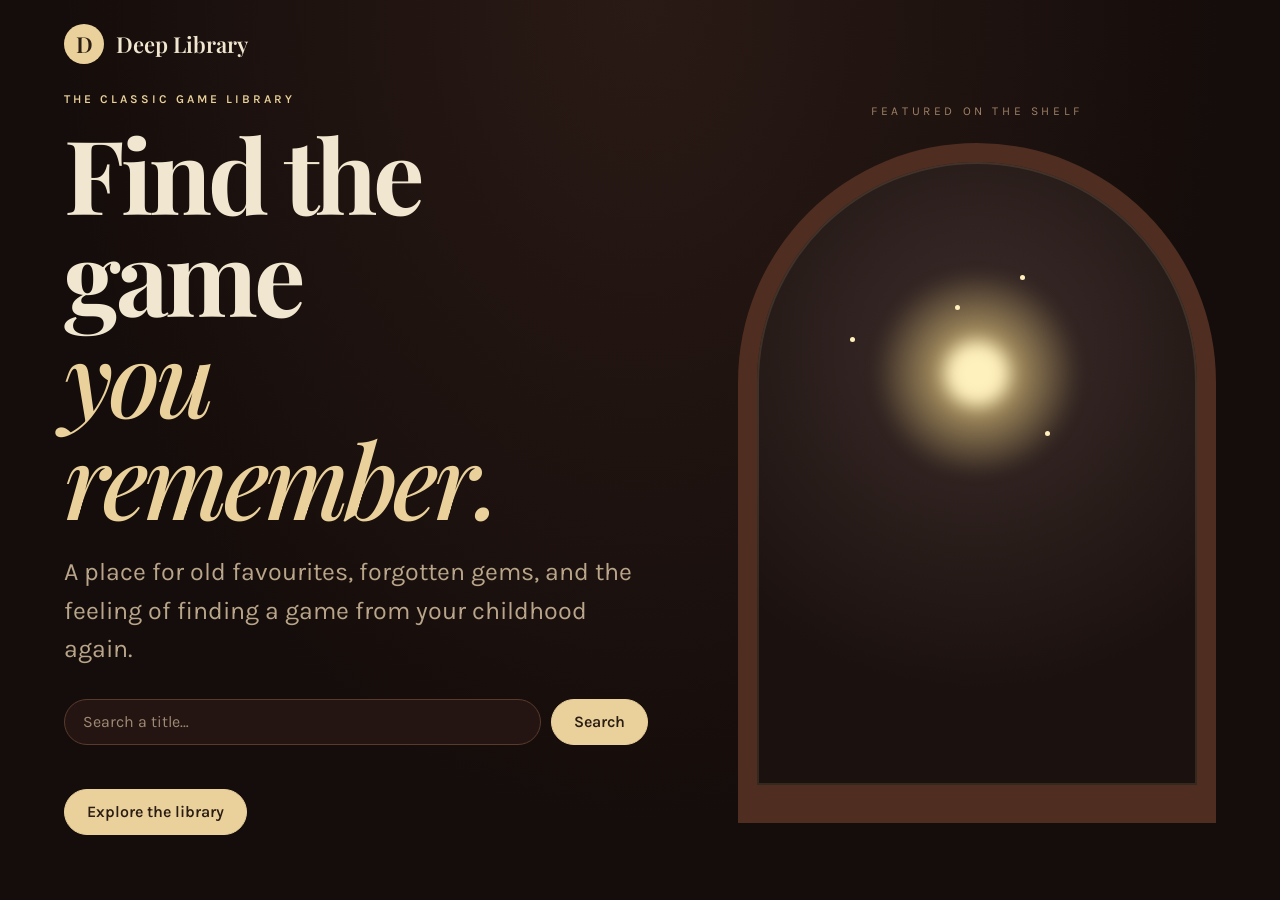
<file: index.html>
<!doctype html>
<html lang="en">
<head>
  <meta charset="utf-8">
  <meta name="viewport" content="width=device-width, initial-scale=1">
  <meta name="description" content="Deep Library is a classic video game discovery and information library.">
  <title>Deep Library</title>
  <link rel="preconnect" href="https://fonts.googleapis.com">
  <link rel="preconnect" href="https://fonts.gstatic.com" crossorigin>
  <link href="https://fonts.googleapis.com/css2?family=Karla:wght@400;600&family=Playfair+Display:ital,wght@0,600;1,500&display=swap" rel="stylesheet">
  <link rel="stylesheet" href="styles.css">
</head>
<body>
  <div id="app" aria-live="polite"></div>
  <script src="app.js"></script>
</body>
</html>
</file>
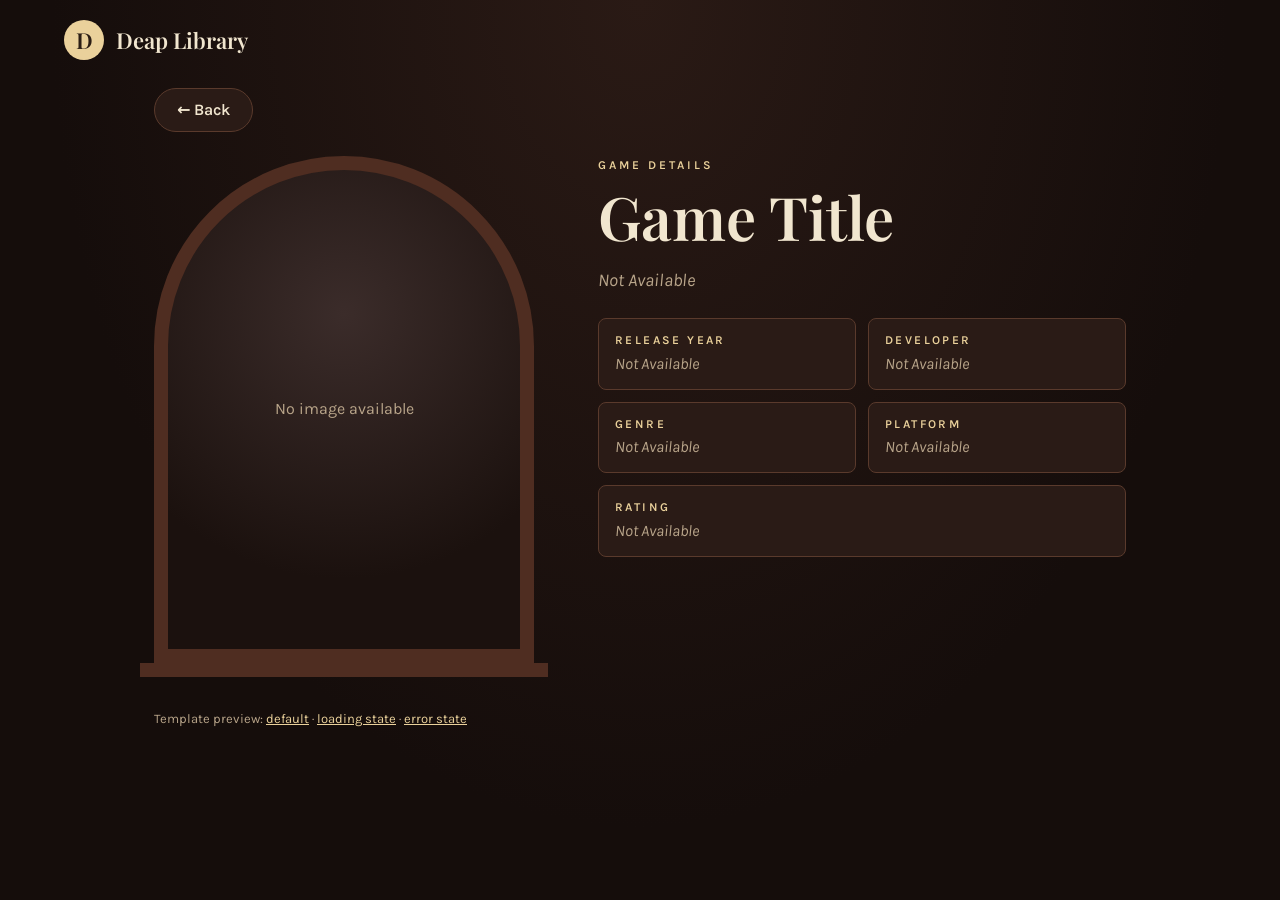
<file: docs/design/Deap Library _ Game details (template).html>
<!DOCTYPE html>
<html lang="en">
<head>
<meta charset="utf-8">
<meta name="viewport" content="width=device-width, initial-scale=1, viewport-fit=cover">
<title>Deap Library / Game details (template)</title>
<link rel="stylesheet" href="https://fonts.googleapis.com/css2?family=Playfair+Display:ital,wght@0,600;1,500&family=Karla:wght@400;600&display=swap">
<style>
:root{--bg:#150d0b;--cream:#f1e6cf;--gold:#ead19b;--muted:#b9a58a;--wood:#4f2d21;--panel:#2a1b16;--line:#5a3a2c;box-sizing:border-box;padding-top:env(safe-area-inset-top,0px);padding-bottom:env(safe-area-inset-bottom,0px)}
html{scroll-padding-top:env(safe-area-inset-top,0px)}
*{box-sizing:border-box}
body{margin:0;min-height:100vh;background:radial-gradient(ellipse at 50% 0,#2a1a15,var(--bg) 65%);color:var(--cream);font-family:Karla,system-ui,sans-serif;line-height:1.55}
button,a{font:inherit}
:focus-visible{outline:3px solid var(--gold);outline-offset:3px;border-radius:6px}
header{display:flex;align-items:center;padding:20px clamp(16px,5vw,64px)}
.logo{display:flex;align-items:center;gap:12px;color:var(--cream);text-decoration:none;font-family:'Playfair Display',Georgia,serif;font-weight:600;font-size:22px}
.logo i{width:40px;height:40px;border-radius:50%;background:var(--gold);color:#2a1d14;display:grid;place-items:center;font-style:normal}
main{max-width:1100px;margin:0 auto;padding:8px clamp(16px,5vw,64px) 64px}
.eyebrow{color:var(--gold);letter-spacing:.25em;font-size:12px;font-weight:600;text-transform:uppercase}
h1{font-family:'Playfair Display',Georgia,serif;font-weight:600;font-size:clamp(32px,6vw,60px);line-height:1.1;margin:8px 0 12px;overflow-wrap:anywhere}
.btn{display:inline-flex;align-items:center;min-height:44px;padding:0 22px;border-radius:999px;border:1px solid var(--line);background:var(--panel);color:var(--cream);font-weight:600;cursor:pointer;text-decoration:none}
.btn:hover{border-color:var(--gold)}
.btn.gold{background:var(--gold);color:#2a1d14;border-color:var(--gold)}
.detail{display:grid;grid-template-columns:minmax(0,380px) minmax(0,1fr);gap:clamp(24px,5vw,64px);align-items:start;margin-top:24px}
.arch{border:14px solid var(--wood);border-radius:999px 999px 0 0;background:radial-gradient(circle at 50% 30%,#3b2c2a,#1b110e 70%);aspect-ratio:3/4;overflow:hidden;display:grid;place-items:center}
.arch img{width:100%;height:100%;object-fit:cover;display:block}
.none{padding:24px;text-align:center;color:var(--muted)}
.sill{height:14px;background:var(--wood);margin:0 -14px}
dl{display:grid;grid-template-columns:repeat(2,minmax(0,1fr));gap:12px;margin:24px 0}
dl div{background:var(--panel);border:1px solid var(--line);border-radius:8px;padding:12px 16px;min-width:0}
dt{color:var(--gold);font-size:12px;letter-spacing:.2em;text-transform:uppercase;font-weight:600}
dd{margin:2px 0 0;overflow-wrap:anywhere}
.na{color:var(--muted);font-style:italic}
.about{font-size:18px;max-width:60ch}
.bar{height:8px;border-radius:99px;background:#1b110e;margin-top:8px;overflow:hidden}.bar i{display:block;height:100%;background:var(--gold)}
.state{text-align:center;padding:64px 16px;border:1px dashed var(--line);border-radius:12px;margin-top:24px}
.spin{width:36px;height:36px;border-radius:50%;border:4px solid var(--line);border-top-color:var(--gold);margin:0 auto 16px;animation:s 1s linear infinite}
@keyframes s{to{transform:rotate(360deg)}}
.hint{margin-top:32px;color:var(--muted);font-size:13px}
.hint a{color:var(--gold)}
@media (max-width:760px){.detail{grid-template-columns:1fr}.arch{max-width:320px;margin:0 auto}.sill{max-width:348px;margin:0 auto}dl{grid-template-columns:1fr}}
@media (prefers-reduced-motion:reduce){.spin{animation:none}}
</style>
</head>
<body>
<header><a class="logo" href="#"><i aria-hidden="true">D</i>Deap Library</a></header>
<main>
 <button class="btn" id="bk" type="button">← Back</button>

 <!-- Default: the page itself, with every field empty -->
 <article class="detail" id="page">
  <div><div class="arch"><div class="none">No image available</div></div><div class="sill"></div></div>
  <div>
   <div class="eyebrow">Game details</div>
   <h1>Game Title</h1>
   <p class="about"><span class="na">Not Available</span></p>
   <dl>
    <div><dt>Release year</dt><dd><span class="na">Not Available</span></dd></div>
    <div><dt>Developer</dt><dd><span class="na">Not Available</span></dd></div>
    <div><dt>Genre</dt><dd><span class="na">Not Available</span></dd></div>
    <div><dt>Platform</dt><dd><span class="na">Not Available</span></dd></div>
    <div style="grid-column:1/-1"><dt>Rating</dt><dd><span class="na">Not Available</span></dd></div>
   </dl>
  </div>
 </article>

 <!-- Loading and error states -->
 <div class="state" id="loading" role="status" hidden><div class="spin"></div>Loading game details…</div>
 <div class="state" id="error" role="alert" hidden><h1>Something went wrong</h1><p>We couldn’t load this game.</p><button class="btn gold" id="retry" type="button">Try again</button></div>

 <p class="hint">Template preview: <a href="#">default</a> · <a href="#loading">loading state</a> · <a href="#error">error state</a></p>
</main>
<script>
const $=id=>document.getElementById(id);
function show(){const h=location.hash.slice(1);
 $('page').hidden=h==='loading'||h==='error';$('loading').hidden=h!=='loading';$('error').hidden=h!=='error'}
$('bk').onclick=()=>history.length>1?history.back():(location.hash='');
$('retry').onclick=()=>{location.hash='loading';setTimeout(()=>location.hash='',1200)};
addEventListener('hashchange',show);show();
</script>
</body>
</html>
</file>
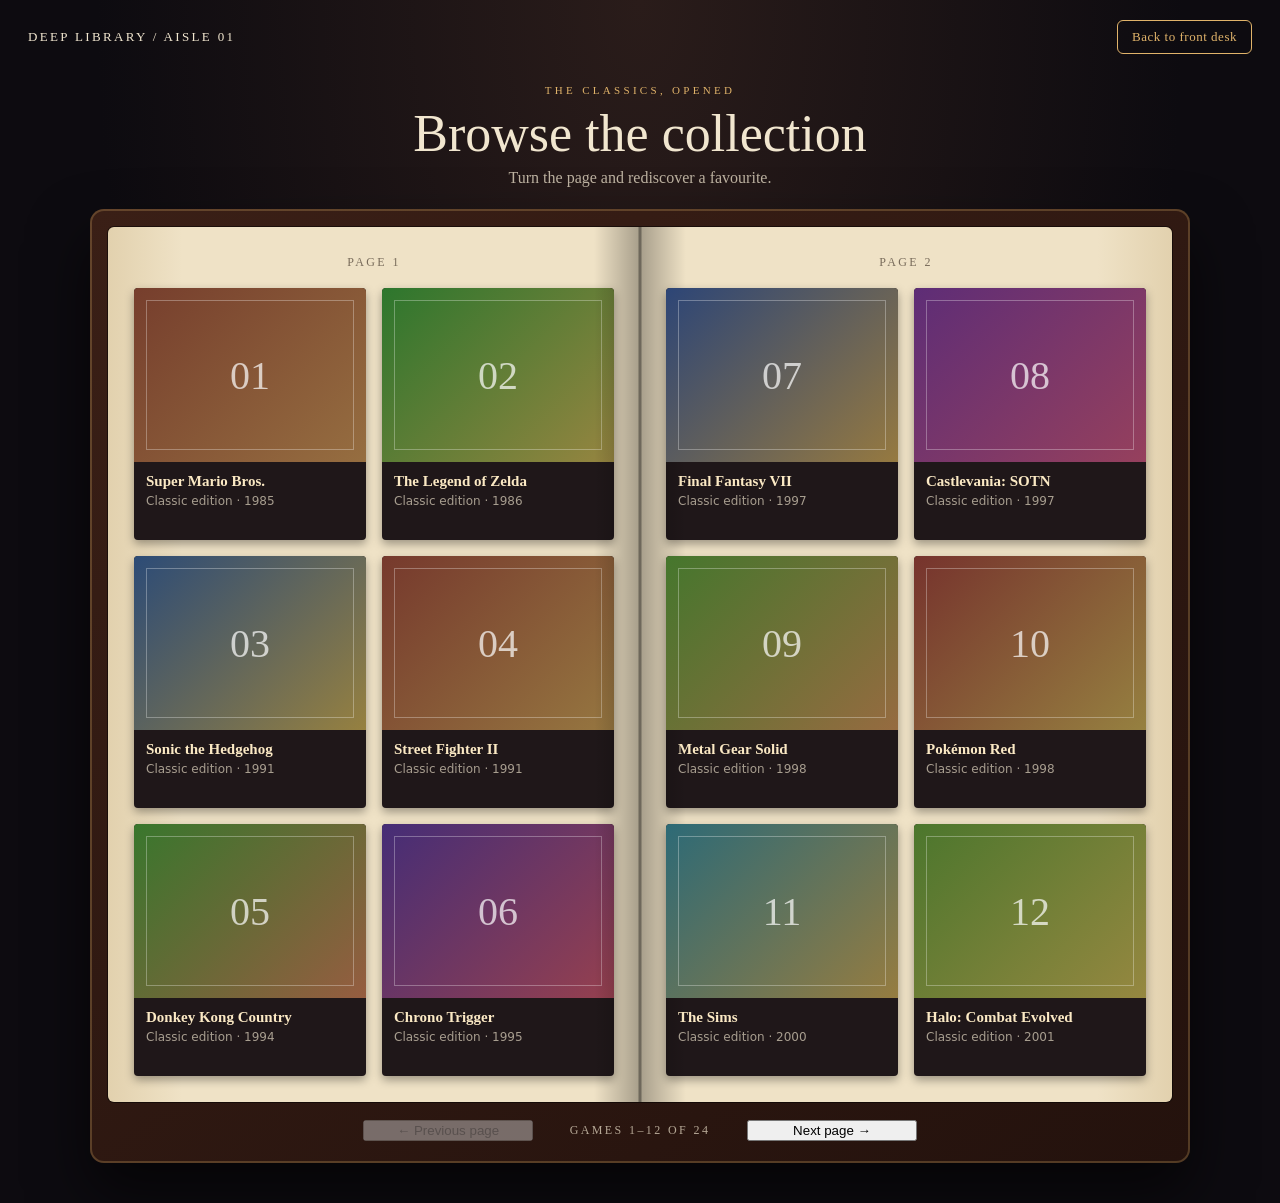
<file: docs/design/Deep Library _ Aisle 01.html>
<!DOCTYPE html>
<html lang="en">
<head>
<meta charset="utf-8">
<meta name="viewport" content="width=device-width, initial-scale=1, viewport-fit=cover">
<title>Deap Library / Aisle 01</title>
<style>
:root{--bg:#0d0b10;--cream:#f1e6cf;--gold:#e0b36a;--ink:#2a1d14;--paper:#efe2c6;--paper2:#e2d1ae;--leather:#3a1f16;--leather2:#24120d;box-sizing:border-box;padding-top:env(safe-area-inset-top,0px);padding-bottom:env(safe-area-inset-bottom,0px)}
@media (prefers-color-scheme:dark){:root:not([data-theme="light"]){--bg:#0d0b10}}
html{scroll-padding-top:env(safe-area-inset-top,0px)}
*{box-sizing:border-box}
body{margin:0;min-height:100vh;background:radial-gradient(ellipse at 50% 0%,#2a1c1a 0,var(--bg) 60%);color:var(--cream);font-family:Georgia,'Times New Roman',serif}
header{display:flex;justify-content:space-between;align-items:center;padding:20px 28px;letter-spacing:.18em;font-size:13px;text-transform:uppercase}
header a{color:var(--gold);border:1px solid var(--gold);padding:8px 14px;border-radius:6px;text-decoration:none;letter-spacing:.04em;text-transform:none}
header a:hover{background:rgba(224,179,106,.15)}
.title{text-align:center;padding:6px 16px 22px}
.title small{color:var(--gold);letter-spacing:.3em;font-size:11px;text-transform:uppercase}
.title h1{margin:6px 0;font-weight:400;font-size:clamp(32px,5vw,52px)}
.title p{margin:0;opacity:.75}
.book{position:relative;max-width:1100px;margin:0 auto 40px;padding:18px;border-radius:14px;background:linear-gradient(145deg,var(--leather),var(--leather2));box-shadow:0 30px 60px rgba(0,0,0,.6),inset 0 0 0 2px rgba(224,179,106,.25)}
.spread{display:grid;grid-template-columns:1fr 1fr;position:relative;perspective:2000px;border-radius:6px;overflow:hidden;box-shadow:0 0 0 1px rgba(0,0,0,.5)}
.page{position:relative;padding:28px 26px 26px;background:linear-gradient(90deg,var(--paper2),var(--paper) 14%,var(--paper));color:var(--ink);min-height:540px}
.page.right{background:linear-gradient(270deg,var(--paper2),var(--paper) 14%,var(--paper))}
.page.left::after,.page.right::before{content:"";position:absolute;top:0;bottom:0;width:46px;pointer-events:none}
.page.left::after{right:0;background:linear-gradient(270deg,rgba(0,0,0,.3),transparent)}
.page.right::before{left:0;background:linear-gradient(90deg,rgba(0,0,0,.3),transparent)}
.spine{position:absolute;left:50%;top:0;bottom:0;width:3px;background:rgba(0,0,0,.35);transform:translateX(-50%);z-index:3}
.folio{font-size:12px;letter-spacing:.2em;text-transform:uppercase;text-align:center;opacity:.6;margin-bottom:18px}
.grid{display:grid;grid-template-columns:1fr 1fr;gap:16px}
.card{background:#1f1719;border-radius:4px;overflow:hidden;box-shadow:0 4px 10px rgba(0,0,0,.35);color:var(--cream);transition:transform .2s}
.card:hover{transform:translateY(-3px) rotate(-.4deg)}
.cover{aspect-ratio:4/3;display:grid;place-items:center;font-size:40px;color:rgba(255,255,255,.7);position:relative}
.cover::after{content:"";position:absolute;inset:12px;border:1px solid rgba(255,255,255,.3)}
.meta{padding:10px 12px 14px;min-height:78px}
.meta b{display:block;font-size:15px;line-height:1.25;color:#fbe9c4}
.meta span{font-size:12px;opacity:.65;font-family:system-ui,sans-serif}
.controls{display:flex;justify-content:center;align-items:center;gap:22px;padding:18px 0 4px;flex-wrap:wrap}
.count{font-size:12px;letter-spacing:.2em;text-transform:uppercase;opacity:.7;min-width:170px;text-align:center}
button{min-width:170px}
.turn-out{animation:out .28s ease-in forwards}
.turn-in{animation:inn .32s ease-out}
.left-pg{transform-origin:right center}.right-pg{transform-origin:left center}
@keyframes out{to{transform:rotateY(-70deg);opacity:0}}
@keyframes inn{from{transform:rotateY(60deg);opacity:0}to{transform:none;opacity:1}}
@media (max-width:760px){
 .spread{grid-template-columns:1fr}.spine{display:none}
 .page{min-height:0;padding:22px 16px}.page.left::after,.page.right::before{display:none}
 .grid{gap:12px}.cover{font-size:30px}
 header{padding:14px 16px}
 .book{margin:0 8px 30px;padding:10px}.controls{gap:10px}button{min-width:0;flex:1}.count{order:-1;flex-basis:100%}
}
@media (prefers-reduced-motion:reduce){.turn-out,.turn-in{animation:none}}
</style>
</head>
<body>
<header><span>Deep Library / Aisle 01</span><a href="#">Back to front desk</a></header>
<div class="title"><small>The classics, opened</small><h1>Browse the collection</h1><p>Turn the page and rediscover a favourite.</p></div>

<main class="book">
 <div class="spread">
  <section class="page left"><div class="folio" id="lf"></div><div class="grid left-pg" id="gridL"></div></section>
  <div class="spine"></div>
  <section class="page right"><div class="folio" id="rf"></div><div class="grid right-pg" id="gridR"></div></section>
 </div>
 <div class="controls">
  <button id="prev">← Previous page</button>
  <div class="count" id="count"></div>
  <button id="next">Next page →</button>
 </div>
</main>

<script>
const games=[["Super Mario Bros.",1985],["The Legend of Zelda",1986],["Sonic the Hedgehog",1991],["Street Fighter II",1991],["Donkey Kong Country",1994],["Chrono Trigger",1995],["Final Fantasy VII",1997],["Castlevania: SOTN",1997],["Metal Gear Solid",1998],["Pokémon Red",1998],["The Sims",2000],["Halo: Combat Evolved",2001],
["Mega Man 2",1988],["Tetris",1989],["Super Mario World",1990],["Mortal Kombat",1992],["Doom",1993],["Super Metroid",1994],["Resident Evil",1996],["Super Mario 64",1996],["GoldenEye 007",1997],["Half-Life",1998],["Ocarina of Time",1998],["Diablo II",2000]];
const hues=[[14,32],[120,48],[215,45],[10,38],[110,20],[260,350],[220,40],[280,340],[100,30],[5,45],[190,42],[95,50]];
const PER=6,SPREAD=PER*2,spreads=Math.ceil(games.length/SPREAD);
let p=0,busy=false;
const gL=document.getElementById('gridL'),gR=document.getElementById('gridR'),prev=document.getElementById('prev'),next=document.getElementById('next');
const cards=(s)=>games.slice(s,s+PER).map((g,i)=>{const n=s+i,h=hues[n%hues.length];
 return `<article class="card"><div class="cover" style="background:linear-gradient(135deg,hsl(${h[0]} 45% 32%),hsl(${h[1]} 40% 42%))">${String(n+1).padStart(2,'0')}</div><div class="meta"><b>${g[0]}</b><span>Classic edition · ${g[1]}</span></div></article>`}).join('');
function render(){
 const s=p*SPREAD;
 gL.innerHTML=cards(s);gR.innerHTML=cards(s+PER);
 document.getElementById('lf').textContent='Page '+(p*2+1);
 document.getElementById('rf').textContent='Page '+(p*2+2);
 document.getElementById('count').textContent='Games '+(s+1)+'–'+Math.min(s+SPREAD,games.length)+' of '+games.length;
 prev.disabled=p===0;next.disabled=p===spreads-1;
}
function go(d){
 const t=p+d;if(busy||t<0||t>=spreads)return;busy=true;
 gL.className='grid left-pg turn-out';gR.className='grid right-pg turn-out';
 setTimeout(()=>{p=t;render();gL.className='grid left-pg turn-in';gR.className='grid right-pg turn-in';
  setTimeout(()=>{gL.className='grid left-pg';gR.className='grid right-pg';busy=false},330)},280);
}
prev.onclick=()=>go(-1);next.onclick=()=>go(1);
addEventListener('keydown',e=>{if(e.key==='ArrowLeft')go(-1);if(e.key==='ArrowRight')go(1)});
render();
</script>
</body>
</html>
</file>
<file: styles.css>
:root{--bg:#150d0b;--bg-soft:#241512;--cream:#f1e6cf;--gold:#ead19b;--muted:#b9a58a;--wood:#4f2d21;--panel:#2a1b16;--line:#5a3a2c;--paper:#efe2c6;--paper2:#e2d1ae;--ink:#2a1d14;box-sizing:border-box}
*{box-sizing:border-box}html{scroll-behavior:smooth}body{margin:0;min-height:100vh;background:radial-gradient(ellipse at 50% 0,#2a1a15,var(--bg) 65%);color:var(--cream);font-family:Karla,system-ui,sans-serif;line-height:1.55}button,input{font:inherit}button{cursor:pointer}:focus-visible{outline:3px solid var(--gold);outline-offset:3px;border-radius:6px}.shell{max-width:1280px;margin:auto;padding:0 clamp(16px,5vw,64px)}.site-header{display:flex;align-items:center;justify-content:space-between;padding:24px 0}.logo{display:flex;align-items:center;gap:12px;color:var(--cream);text-decoration:none;font-family:"Playfair Display",Georgia,serif;font-size:22px;font-weight:600}.logo-mark{width:40px;height:40px;border-radius:50%;display:grid;place-items:center;background:var(--gold);color:#2a1d14;font-style:normal}.eyebrow{color:var(--gold);font-size:12px;font-weight:600;letter-spacing:.25em;text-transform:uppercase}.btn{display:inline-flex;align-items:center;justify-content:center;min-height:46px;padding:0 22px;border:1px solid var(--line);border-radius:999px;background:var(--panel);color:var(--cream);font-weight:600;text-decoration:none}.btn:hover:not(:disabled){border-color:var(--gold)}.btn.gold{background:var(--gold);border-color:var(--gold);color:#2a1d14}.btn:disabled{cursor:not-allowed;opacity:.42}.front{min-height:calc(100vh - 88px);display:grid;grid-template-columns:minmax(0,1.1fr) minmax(320px,.9fr);align-items:center;gap:clamp(32px,7vw,100px);padding-bottom:7vh}.front h1{max-width:790px;margin:14px 0 22px;font-family:"Playfair Display",Georgia,serif;font-size:clamp(54px,8vw,112px);line-height:.99;letter-spacing:-.04em}.front h1 em{display:block;color:var(--gold);font-weight:500}.front-copy{max-width:650px;color:var(--muted);font-size:clamp(18px,2vw,25px)}.front-actions{display:flex;flex-wrap:wrap;gap:20px;margin-top:44px}.search-form{display:flex;gap:10px;max-width:590px;margin-top:30px}.search-form label{position:absolute;width:1px;height:1px;overflow:hidden;clip:rect(0 0 0 0)}.search-form input{width:100%;min-height:46px;padding:0 18px;border:1px solid var(--line);border-radius:999px;background:#241512;color:var(--cream)}.search-form input::placeholder{color:#9f8a75}.validation{margin:10px 0 0;color:#f0a980;font-size:14px}.shelf-wrap{align-self:stretch;display:flex;flex-direction:column;justify-content:center}.shelf-label{text-align:center;color:#9e8067;font-size:12px;letter-spacing:.3em;text-transform:uppercase}.shelf{position:relative;min-height:680px;margin-top:22px;border:19px solid var(--wood);border-bottom-width:38px;border-radius:300px 300px 0 0;background:radial-gradient(circle at 50% 30%,#3b2c2a,#1b110e 70%);box-shadow:inset 0 0 0 2px rgba(234,209,155,.12)}.shelf:before{content:"";position:absolute;top:18%;left:24%;width:52%;height:32%;border-radius:50%;background:radial-gradient(circle,#fff1bd 0 18%,rgba(255,225,140,.55) 25%,rgba(255,225,140,0) 68%);filter:blur(8px)}.shelf:after{content:"";position:absolute;top:23%;left:45%;width:5px;height:5px;border-radius:50%;background:#fff0bd;box-shadow:-105px 32px #fff0bd,90px 126px #fff0bd,65px -30px #fff0bd}.section{padding:14px 0 60px}.section-heading{text-align:center;padding:12px 0 26px}.section-heading h1{margin:7px 0;font-family:"Playfair Display",Georgia,serif;font-size:clamp(34px,5vw,60px);font-weight:600;line-height:1.1}.section-heading p{margin:0;color:var(--muted)}.top-actions{display:flex;justify-content:space-between;gap:16px;align-items:center;flex-wrap:wrap;margin-bottom:18px}.top-actions .btn{min-height:42px}.category-bar{display:flex;gap:10px;flex-wrap:wrap;margin:0 auto 20px}.category-group{display:flex;gap:7px;align-items:center;flex-wrap:wrap}.category-group strong{color:var(--gold);font-size:12px;letter-spacing:.12em;text-transform:uppercase}.category-btn{min-height:38px;padding:0 14px;border:1px solid var(--line);border-radius:5px;background:transparent;color:var(--cream)}.category-btn.active{background:var(--gold);border-color:var(--gold);color:var(--ink)}.book{max-width:1120px;margin:0 auto;padding:18px;border-radius:14px;background:linear-gradient(145deg,#3a1f16,#24120d);box-shadow:0 30px 60px rgba(0,0,0,.6),inset 0 0 0 2px rgba(224,179,106,.25)}.spread{display:grid;grid-template-columns:1fr 1fr;position:relative;overflow:hidden;border-radius:6px;box-shadow:0 0 0 1px rgba(0,0,0,.5)}.page{min-height:540px;padding:28px 26px 26px;background:linear-gradient(90deg,var(--paper2),var(--paper) 14%,var(--paper));color:var(--ink)}.page.right{background:linear-gradient(270deg,var(--paper2),var(--paper) 14%,var(--paper))}.folio{text-align:center;opacity:.6;font-size:12px;letter-spacing:.2em;text-transform:uppercase;margin-bottom:18px}.spine{position:absolute;z-index:2;top:0;bottom:0;left:50%;width:3px;background:rgba(0,0,0,.35);transform:translateX(-50%)}.card-grid{display:grid;grid-template-columns:repeat(2,minmax(0,1fr));gap:16px}.game-card{display:block;overflow:hidden;border:0;border-radius:4px;background:#1f1719;color:var(--cream);box-shadow:0 4px 10px rgba(0,0,0,.35);text-align:left;transition:transform .2s}.game-card:hover{transform:translateY(-3px) rotate(-.4deg)}.cover{aspect-ratio:4/3;display:grid;place-items:center;padding:12px;background:linear-gradient(135deg,#392d39,#694a3d);color:rgba(255,255,255,.72);font-size:13px;text-align:center}.cover img{width:100%;height:100%;object-fit:cover}.meta{min-height:78px;padding:10px 12px 14px}.meta b{display:block;color:#fbe9c4;font-size:15px;line-height:1.25}.meta span{display:block;margin-top:3px;color:#d2bea5;font-family:system-ui,sans-serif;font-size:12px}.controls{display:flex;justify-content:center;align-items:center;gap:22px;flex-wrap:wrap;padding:18px 0 4px}.count{min-width:180px;color:var(--cream);font-size:12px;letter-spacing:.16em;text-align:center;text-transform:uppercase}.state{text-align:center;padding:64px 16px;border:1px dashed var(--line);border-radius:12px;margin-top:24px}.state h2{font-family:"Playfair Display",Georgia,serif}.spinner{width:36px;height:36px;margin:0 auto 16px;border:4px solid var(--line);border-top-color:var(--gold);border-radius:50%;animation:spin 1s linear infinite}.details{display:grid;grid-template-columns:minmax(0,380px) minmax(0,1fr);gap:clamp(24px,5vw,64px);align-items:start;margin-top:24px}.arch{display:grid;place-items:center;overflow:hidden;aspect-ratio:3/4;border:14px solid var(--wood);border-radius:999px 999px 0 0;background:radial-gradient(circle at 50% 30%,#3b2c2a,#1b110e 70%);text-align:center}.arch img{display:block;width:100%;height:100%;object-fit:cover}.none{padding:24px;color:var(--muted)}.sill{height:14px;margin:0 -14px;background:var(--wood)}.details h1{margin:8px 0 12px;font-family:"Playfair Display",Georgia,serif;font-size:clamp(38px,6vw,68px);line-height:1.08;overflow-wrap:anywhere}.about{max-width:62ch;font-size:18px}.muted{color:var(--muted);font-style:italic}.facts{display:grid;grid-template-columns:repeat(2,minmax(0,1fr));gap:12px;margin:24px 0}.facts div{min-width:0;padding:12px 16px;border:1px solid var(--line);border-radius:8px;background:var(--panel)}dt{color:var(--gold);font-size:12px;font-weight:600;letter-spacing:.2em;text-transform:uppercase}dd{margin:2px 0 0;overflow-wrap:anywhere}.rating-bar{height:8px;margin-top:8px;overflow:hidden;border-radius:99px;background:#1b110e}.rating-bar i{display:block;height:100%;background:var(--gold)}.recommendations{margin-top:54px}.recommendations h2{font-family:"Playfair Display",Georgia,serif}.recommendations .card-grid{max-width:700px}.back{margin-top:8px}@keyframes spin{to{transform:rotate(360deg)}}@media(max-width:800px){.front{grid-template-columns:1fr;min-height:0;padding:55px 0 70px}.front h1{font-size:clamp(51px,14vw,86px)}.shelf-wrap{display:none}.details{grid-template-columns:1fr}.arch{max-width:320px;margin:auto}.sill{max-width:348px;margin:auto}.spread{grid-template-columns:1fr}.spine{display:none}.page{min-height:0;padding:22px 16px}.category-group{width:100%}}@media(max-width:560px){.site-header{padding:16px 0}.front-actions,.search-form{flex-direction:column}.front-actions .btn,.search-form .btn{width:100%}.card-grid{gap:10px}.book{margin:0 -6px;padding:10px}.controls{gap:10px}.controls .btn{flex:1;min-width:0}.count{order:-1;flex-basis:100%}.facts{grid-template-columns:1fr}.details h1{font-size:44px}}@media(prefers-reduced-motion:reduce){html{scroll-behavior:auto}.spinner{animation:none}.game-card{transition:none}}
 .category-grid{display:grid;grid-template-columns:repeat(3,minmax(0,1fr));gap:14px;margin:0 auto 26px}.category-panel{min-width:0;padding:16px;border:1px solid rgba(234,209,155,.18);border-radius:12px;background:linear-gradient(145deg,rgba(79,45,33,.65),rgba(42,27,22,.82));box-shadow:0 12px 24px rgba(0,0,0,.16)}.category-heading{display:flex;align-items:center;justify-content:space-between;gap:10px;padding-bottom:12px;border-bottom:1px solid rgba(234,209,155,.15)}.category-heading>div{display:flex;align-items:center;gap:9px}.category-heading h2{margin:0;color:var(--cream);font-family:"Playfair Display",Georgia,serif;font-size:20px;font-weight:600}.category-icon{display:grid;place-items:center;width:29px;height:29px;border:1px solid rgba(234,209,155,.45);border-radius:50%;color:var(--gold);font-size:14px}.category-total{color:var(--muted);font-size:11px;letter-spacing:.08em;white-space:nowrap}.category-values{display:flex;flex-wrap:wrap;gap:7px;max-height:174px;overflow-y:auto;padding:13px 3px 2px 0}.category-values::-webkit-scrollbar{width:5px}.category-values::-webkit-scrollbar-thumb{border-radius:99px;background:var(--line)}.category-btn{min-height:35px;padding:0 11px;border-color:rgba(234,209,155,.22);border-radius:999px;background:rgba(21,13,11,.28);font-size:13px}.category-btn:hover{border-color:var(--gold);background:rgba(234,209,155,.1)}.category-btn.active{box-shadow:0 0 0 2px rgba(234,209,155,.2)}@media(max-width:800px){.category-grid{grid-template-columns:1fr}.category-values{max-height:none}.category-panel{padding:14px}.category-heading h2{font-size:19px}}
</file>
